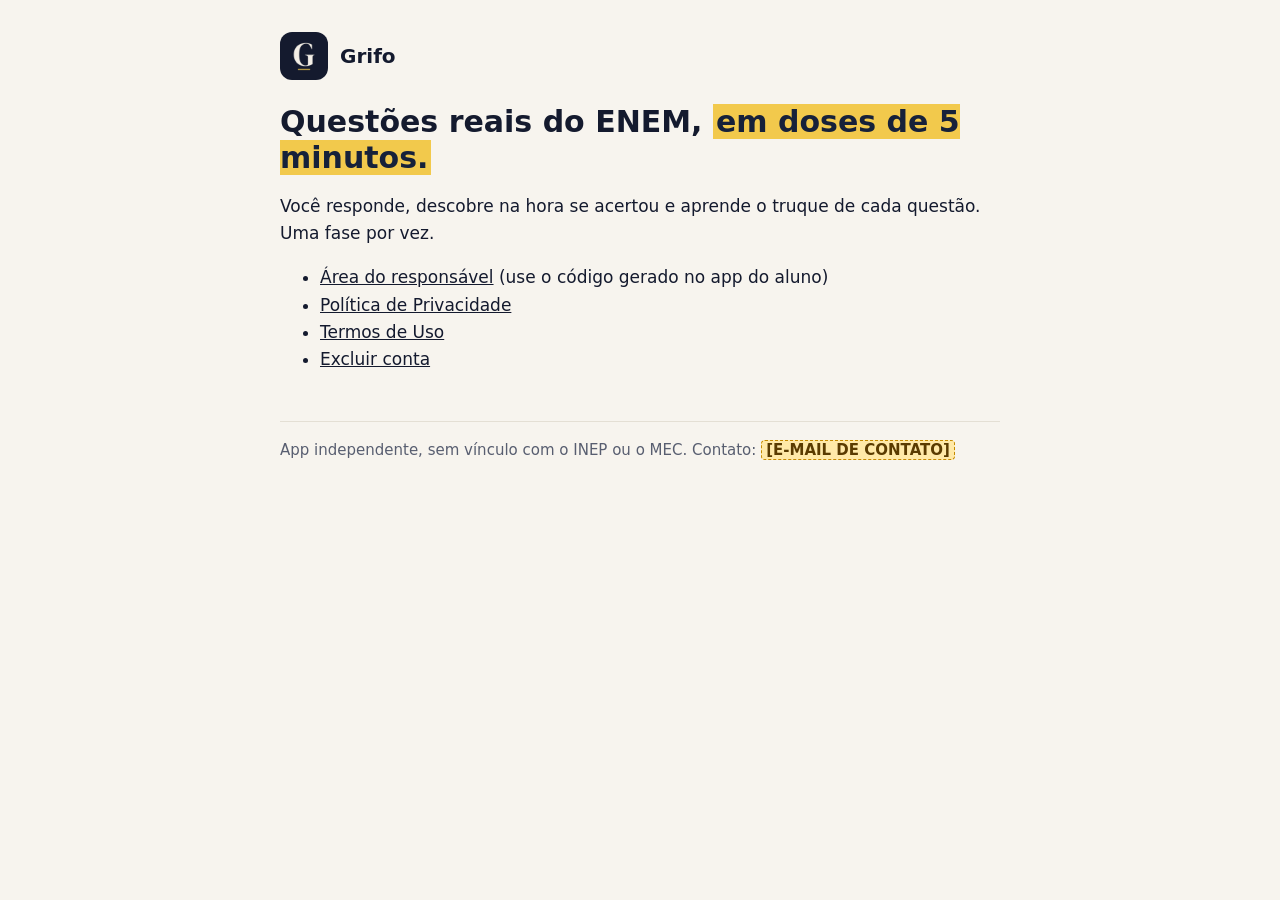
<file: index.html>
<!doctype html>
<html lang="pt-BR">
<head>
<meta charset="utf-8"><meta name="viewport" content="width=device-width,initial-scale=1">
<title>Grifo</title>
<meta name="description" content="Questões reais do ENEM, em doses de 5 minutos.">
<link rel="stylesheet" href="legal.css">
</head>
<body><main>
<header><img src="icone.png" alt=""><b>Grifo</b></header>
<h1>Questões reais do ENEM, <mark>em doses de 5 minutos.</mark></h1>
<p>Você responde, descobre na hora se acertou e aprende o truque de cada questão. Uma fase por vez.</p>
<ul>
<li><a href="responsavel.html">Área do responsável</a> (use o código gerado no app do aluno)</li>
<li><a href="privacidade.html">Política de Privacidade</a></li>
<li><a href="termos.html">Termos de Uso</a></li>
<li><a href="excluir-conta.html">Excluir conta</a></li>
</ul>
<footer class="muted">App independente, sem vínculo com o INEP ou o MEC. Contato: <span class="pendente">[E-MAIL DE CONTATO]</span></footer>
</main></body>
</html>
</file>
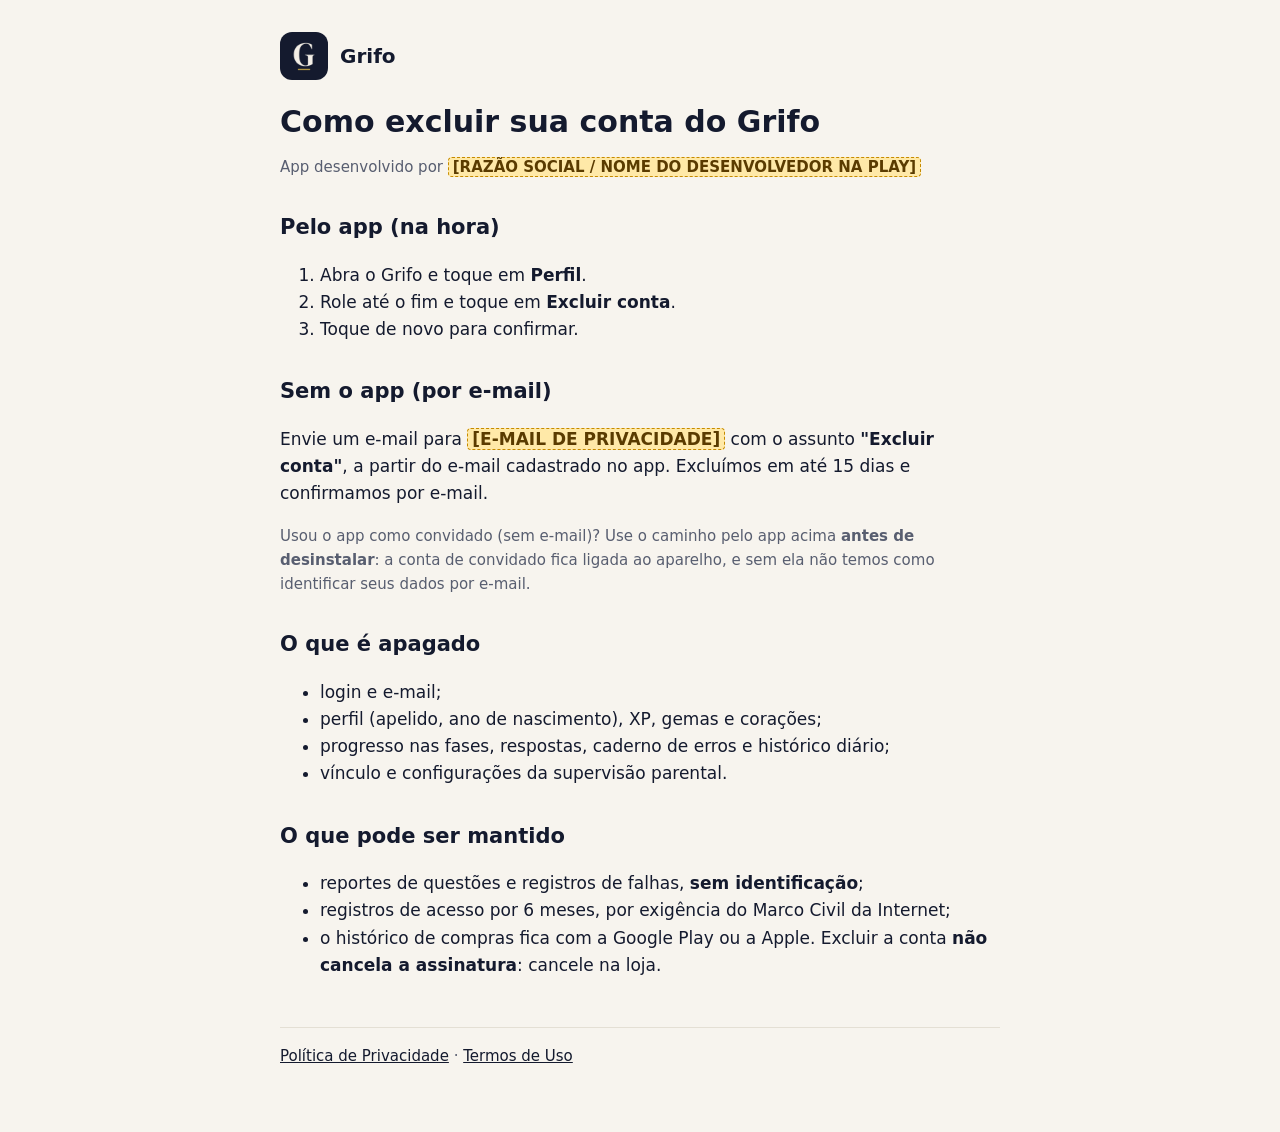
<file: excluir-conta.html>
<!doctype html>
<html lang="pt-BR">
<head>
<meta charset="utf-8"><meta name="viewport" content="width=device-width,initial-scale=1">
<title>Excluir conta · Grifo</title>
<link rel="stylesheet" href="legal.css">
</head>
<body><main>
<!-- Página exigida pela Google Play ("URL de exclusão de conta"). Troque os trechos class="pendente". -->
<header><img src="icone.png" alt=""><b>Grifo</b></header>
<h1>Como excluir sua conta do Grifo</h1>
<p class="muted">App desenvolvido por <span class="pendente">[RAZÃO SOCIAL / NOME DO DESENVOLVEDOR NA PLAY]</span></p>

<h2>Pelo app (na hora)</h2>
<ol>
<li>Abra o Grifo e toque em <b>Perfil</b>.</li>
<li>Role até o fim e toque em <b>Excluir conta</b>.</li>
<li>Toque de novo para confirmar.</li>
</ol>

<h2>Sem o app (por e-mail)</h2>
<p>Envie um e-mail para <b><span class="pendente">[E-MAIL DE PRIVACIDADE]</span></b> com o assunto <b>"Excluir conta"</b>, a partir do e-mail cadastrado no app. Excluímos em até 15 dias e confirmamos por e-mail.</p>
<p class="muted">Usou o app como convidado (sem e-mail)? Use o caminho pelo app acima <b>antes de desinstalar</b>: a conta de convidado fica ligada ao aparelho, e sem ela não temos como identificar seus dados por e-mail.</p>

<h2>O que é apagado</h2>
<ul>
<li>login e e-mail;</li>
<li>perfil (apelido, ano de nascimento), XP, gemas e corações;</li>
<li>progresso nas fases, respostas, caderno de erros e histórico diário;</li>
<li>vínculo e configurações da supervisão parental.</li>
</ul>

<h2>O que pode ser mantido</h2>
<ul>
<li>reportes de questões e registros de falhas, <b>sem identificação</b>;</li>
<li>registros de acesso por 6 meses, por exigência do Marco Civil da Internet;</li>
<li>o histórico de compras fica com a Google Play ou a Apple. Excluir a conta <b>não cancela a assinatura</b>: cancele na loja.</li>
</ul>

<footer class="muted"><a href="privacidade.html">Política de Privacidade</a> · <a href="termos.html">Termos de Uso</a></footer>
</main></body>
</html>
</file>
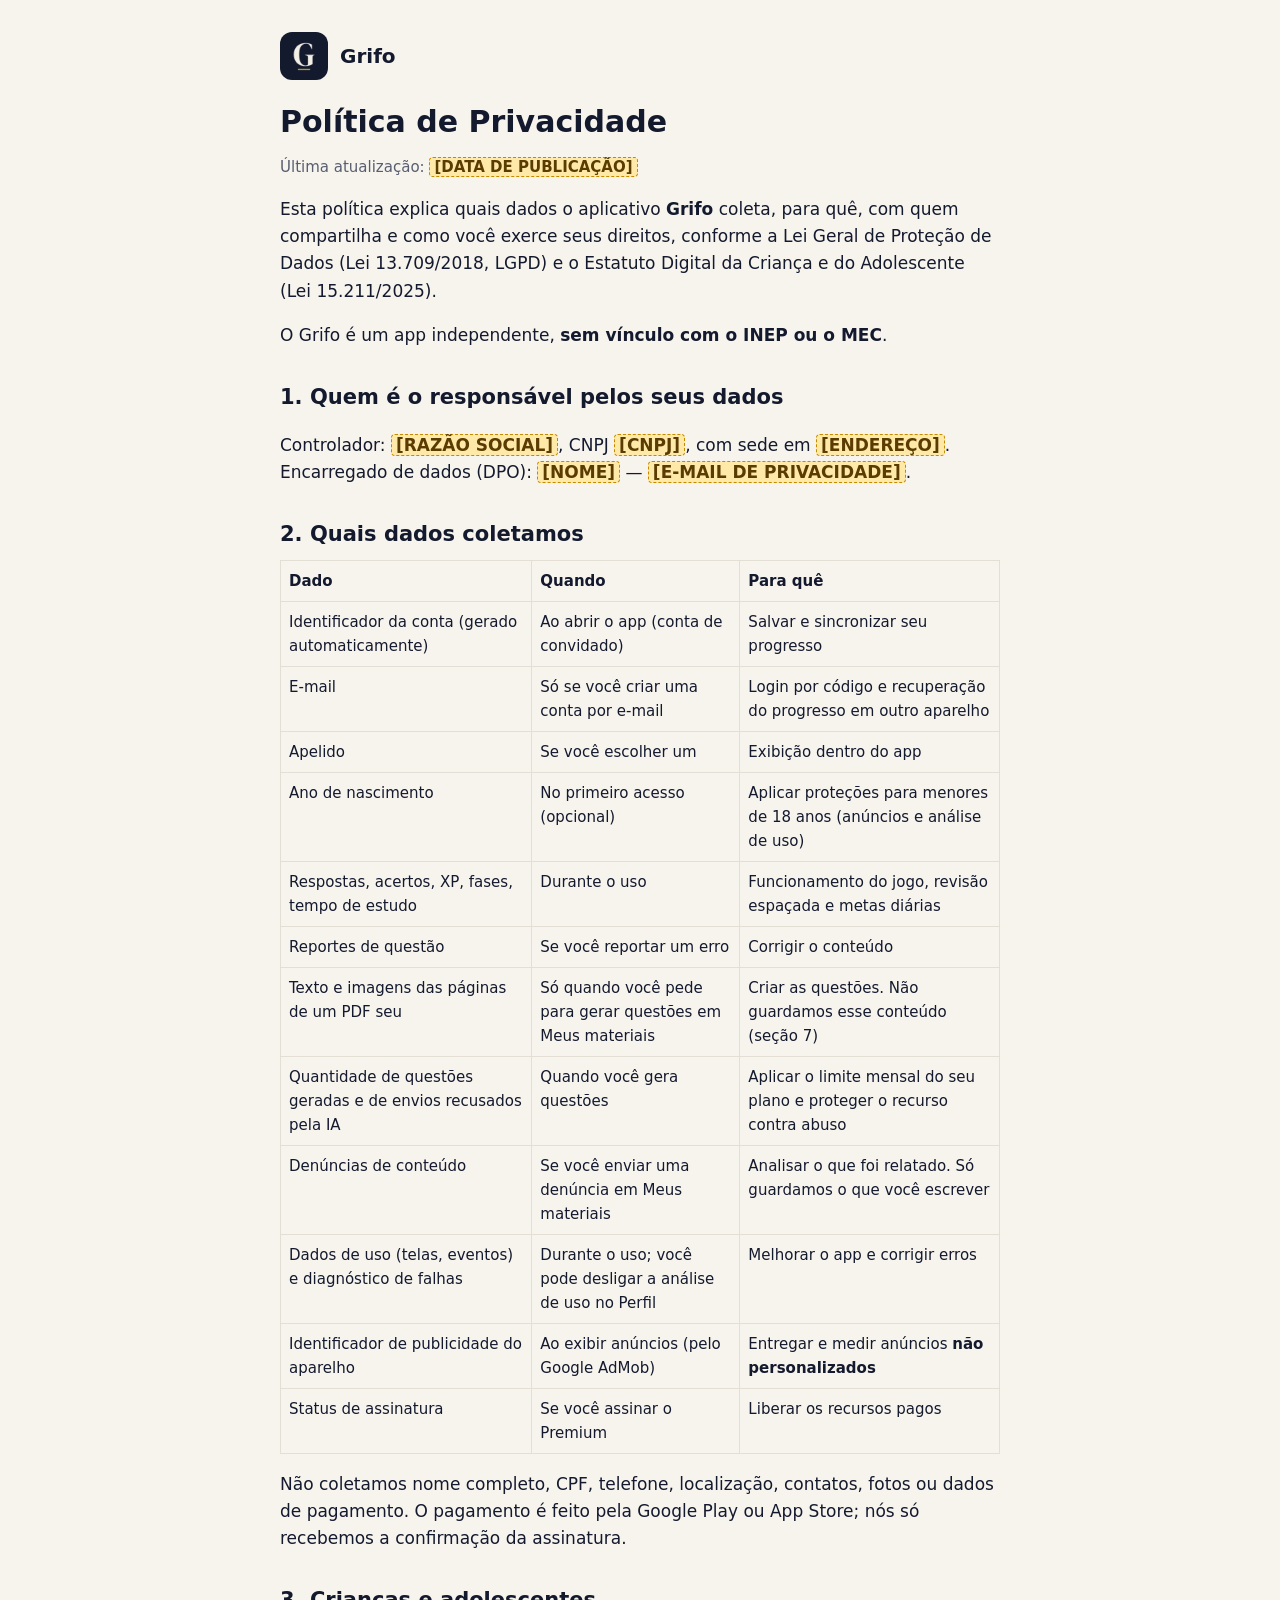
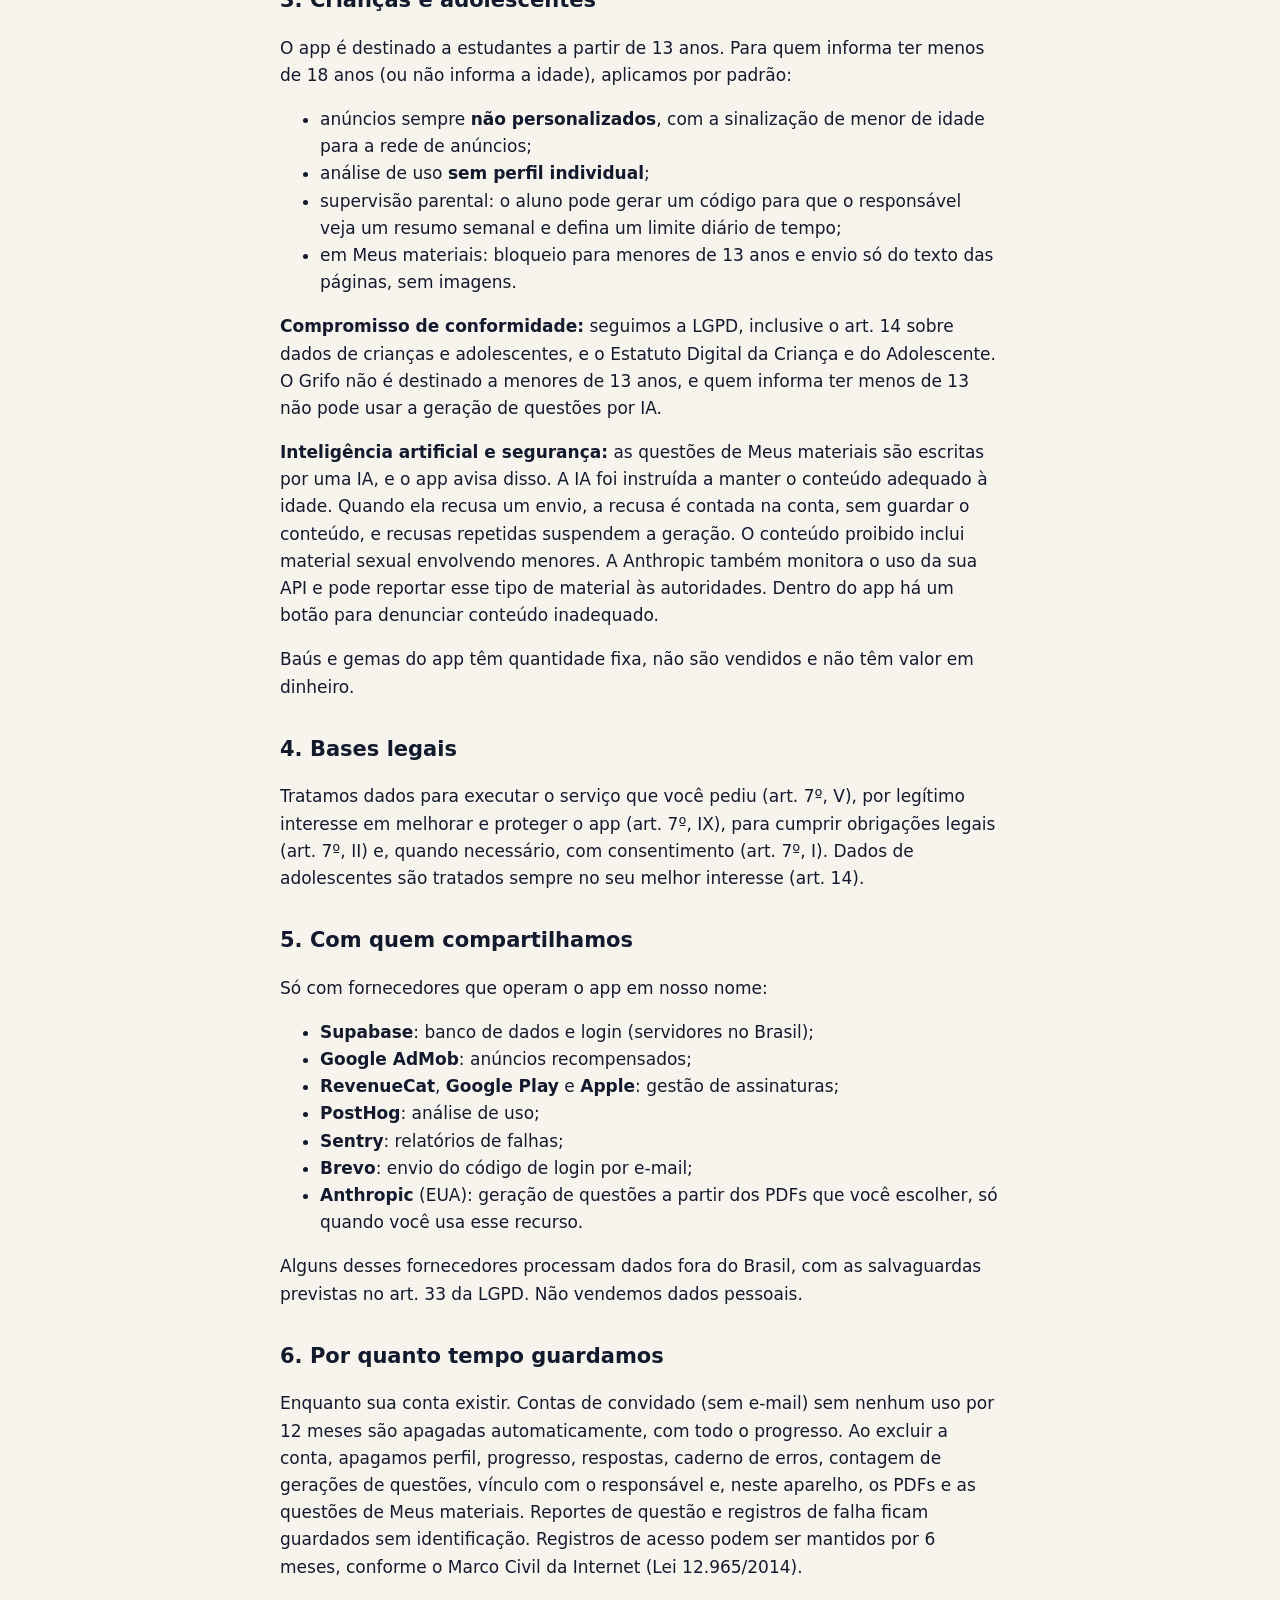
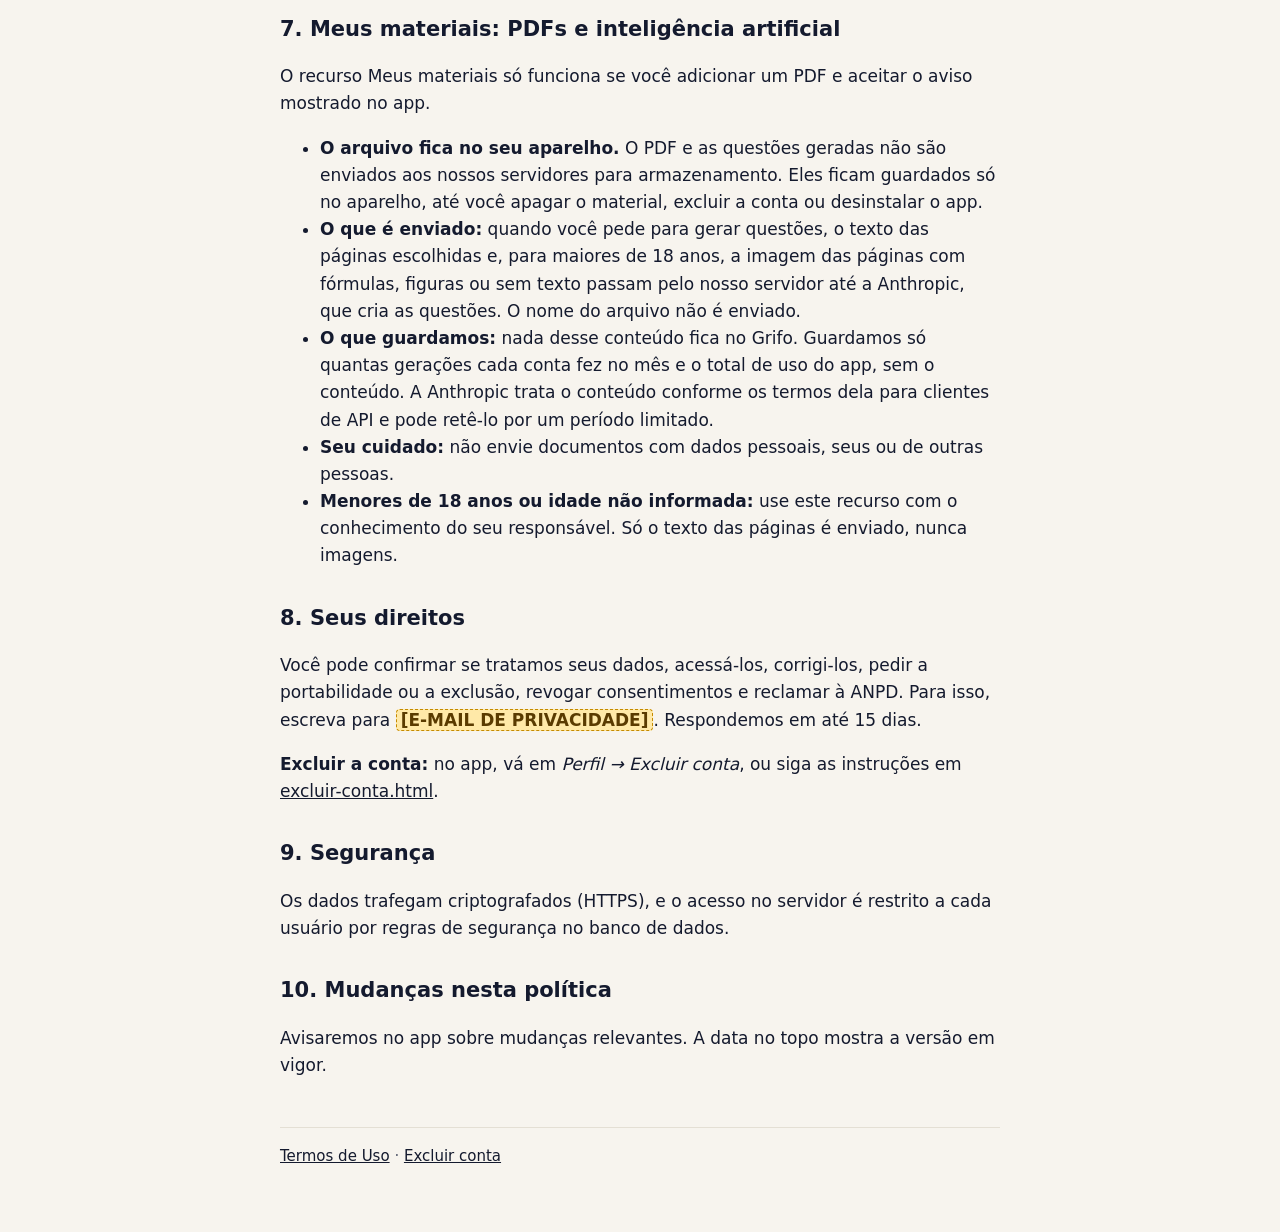
<file: privacidade.html>
<!doctype html>
<html lang="pt-BR">
<head>
<meta charset="utf-8"><meta name="viewport" content="width=device-width,initial-scale=1">
<title>Política de Privacidade · Grifo</title>
<link rel="stylesheet" href="legal.css">
</head>
<body><main>
<!-- RASCUNHO: troque todos os trechos marcados com class="pendente" e peça revisão jurídica antes de publicar. -->
<header><img src="icone.png" alt=""><b>Grifo</b></header>
<h1>Política de Privacidade</h1>
<p class="muted">Última atualização: <span class="pendente">[DATA DE PUBLICAÇÃO]</span></p>

<p>Esta política explica quais dados o aplicativo <b>Grifo</b> coleta, para quê, com quem compartilha e como você exerce seus direitos, conforme a Lei Geral de Proteção de Dados (Lei 13.709/2018, LGPD) e o Estatuto Digital da Criança e do Adolescente (Lei 15.211/2025).</p>
<p>O Grifo é um app independente, <b>sem vínculo com o INEP ou o MEC</b>.</p>

<h2>1. Quem é o responsável pelos seus dados</h2>
<p>Controlador: <span class="pendente">[RAZÃO SOCIAL]</span>, CNPJ <span class="pendente">[CNPJ]</span>, com sede em <span class="pendente">[ENDEREÇO]</span>.<br>
Encarregado de dados (DPO): <span class="pendente">[NOME]</span> — <span class="pendente">[E-MAIL DE PRIVACIDADE]</span>.</p>

<h2>2. Quais dados coletamos</h2>
<div class="tabela"><table>
<tr><th>Dado</th><th>Quando</th><th>Para quê</th></tr>
<tr><td>Identificador da conta (gerado automaticamente)</td><td>Ao abrir o app (conta de convidado)</td><td>Salvar e sincronizar seu progresso</td></tr>
<tr><td>E-mail</td><td>Só se você criar uma conta por e-mail</td><td>Login por código e recuperação do progresso em outro aparelho</td></tr>
<tr><td>Apelido</td><td>Se você escolher um</td><td>Exibição dentro do app</td></tr>
<tr><td>Ano de nascimento</td><td>No primeiro acesso (opcional)</td><td>Aplicar proteções para menores de 18 anos (anúncios e análise de uso)</td></tr>
<tr><td>Respostas, acertos, XP, fases, tempo de estudo</td><td>Durante o uso</td><td>Funcionamento do jogo, revisão espaçada e metas diárias</td></tr>
<tr><td>Reportes de questão</td><td>Se você reportar um erro</td><td>Corrigir o conteúdo</td></tr>
<tr><td>Texto e imagens das páginas de um PDF seu</td><td>Só quando você pede para gerar questões em Meus materiais</td><td>Criar as questões. Não guardamos esse conteúdo (seção 7)</td></tr>
<tr><td>Quantidade de questões geradas e de envios recusados pela IA</td><td>Quando você gera questões</td><td>Aplicar o limite mensal do seu plano e proteger o recurso contra abuso</td></tr>
<tr><td>Denúncias de conteúdo</td><td>Se você enviar uma denúncia em Meus materiais</td><td>Analisar o que foi relatado. Só guardamos o que você escrever</td></tr>
<tr><td>Dados de uso (telas, eventos) e diagnóstico de falhas</td><td>Durante o uso; você pode desligar a análise de uso no Perfil</td><td>Melhorar o app e corrigir erros</td></tr>
<tr><td>Identificador de publicidade do aparelho</td><td>Ao exibir anúncios (pelo Google AdMob)</td><td>Entregar e medir anúncios <b>não personalizados</b></td></tr>
<tr><td>Status de assinatura</td><td>Se você assinar o Premium</td><td>Liberar os recursos pagos</td></tr>
</table></div>
<p>Não coletamos nome completo, CPF, telefone, localização, contatos, fotos ou dados de pagamento. O pagamento é feito pela Google Play ou App Store; nós só recebemos a confirmação da assinatura.</p>

<h2>3. Crianças e adolescentes</h2>
<p>O app é destinado a estudantes a partir de 13 anos. Para quem informa ter menos de 18 anos (ou não informa a idade), aplicamos por padrão:</p>
<ul>
<li>anúncios sempre <b>não personalizados</b>, com a sinalização de menor de idade para a rede de anúncios;</li>
<li>análise de uso <b>sem perfil individual</b>;</li>
<li>supervisão parental: o aluno pode gerar um código para que o responsável veja um resumo semanal e defina um limite diário de tempo;</li>
<li>em Meus materiais: bloqueio para menores de 13 anos e envio só do texto das páginas, sem imagens.</li>
</ul>
<p><b>Compromisso de conformidade:</b> seguimos a LGPD, inclusive o art. 14 sobre dados de crianças e adolescentes, e o Estatuto Digital da Criança e do Adolescente. O Grifo não é destinado a menores de 13 anos, e quem informa ter menos de 13 não pode usar a geração de questões por IA.</p>
<p><b>Inteligência artificial e segurança:</b> as questões de Meus materiais são escritas por uma IA, e o app avisa disso. A IA foi instruída a manter o conteúdo adequado à idade. Quando ela recusa um envio, a recusa é contada na conta, sem guardar o conteúdo, e recusas repetidas suspendem a geração. O conteúdo proibido inclui material sexual envolvendo menores. A Anthropic também monitora o uso da sua API e pode reportar esse tipo de material às autoridades. Dentro do app há um botão para denunciar conteúdo inadequado.</p>
<p>Baús e gemas do app têm quantidade fixa, não são vendidos e não têm valor em dinheiro.</p>

<h2>4. Bases legais</h2>
<p>Tratamos dados para executar o serviço que você pediu (art. 7º, V), por legítimo interesse em melhorar e proteger o app (art. 7º, IX), para cumprir obrigações legais (art. 7º, II) e, quando necessário, com consentimento (art. 7º, I). Dados de adolescentes são tratados sempre no seu melhor interesse (art. 14).</p>

<h2>5. Com quem compartilhamos</h2>
<p>Só com fornecedores que operam o app em nosso nome:</p>
<ul>
<li><b>Supabase</b>: banco de dados e login (servidores no Brasil);</li>
<li><b>Google AdMob</b>: anúncios recompensados;</li>
<li><b>RevenueCat</b>, <b>Google Play</b> e <b>Apple</b>: gestão de assinaturas;</li>
<li><b>PostHog</b>: análise de uso;</li>
<li><b>Sentry</b>: relatórios de falhas;</li>
<li><b>Brevo</b>: envio do código de login por e-mail;</li>
<li><b>Anthropic</b> (EUA): geração de questões a partir dos PDFs que você escolher, só quando você usa esse recurso.</li>
</ul>
<p>Alguns desses fornecedores processam dados fora do Brasil, com as salvaguardas previstas no art. 33 da LGPD. Não vendemos dados pessoais.</p>

<h2>6. Por quanto tempo guardamos</h2>
<p>Enquanto sua conta existir. Contas de convidado (sem e-mail) sem nenhum uso por 12 meses são apagadas automaticamente, com todo o progresso. Ao excluir a conta, apagamos perfil, progresso, respostas, caderno de erros, contagem de gerações de questões, vínculo com o responsável e, neste aparelho, os PDFs e as questões de Meus materiais. Reportes de questão e registros de falha ficam guardados sem identificação. Registros de acesso podem ser mantidos por 6 meses, conforme o Marco Civil da Internet (Lei 12.965/2014).</p>

<h2>7. Meus materiais: PDFs e inteligência artificial</h2>
<p>O recurso Meus materiais só funciona se você adicionar um PDF e aceitar o aviso mostrado no app.</p>
<ul>
<li><b>O arquivo fica no seu aparelho.</b> O PDF e as questões geradas não são enviados aos nossos servidores para armazenamento. Eles ficam guardados só no aparelho, até você apagar o material, excluir a conta ou desinstalar o app.</li>
<li><b>O que é enviado:</b> quando você pede para gerar questões, o texto das páginas escolhidas e, para maiores de 18 anos, a imagem das páginas com fórmulas, figuras ou sem texto passam pelo nosso servidor até a Anthropic, que cria as questões. O nome do arquivo não é enviado.</li>
<li><b>O que guardamos:</b> nada desse conteúdo fica no Grifo. Guardamos só quantas gerações cada conta fez no mês e o total de uso do app, sem o conteúdo. A Anthropic trata o conteúdo conforme os termos dela para clientes de API e pode retê-lo por um período limitado.</li>
<li><b>Seu cuidado:</b> não envie documentos com dados pessoais, seus ou de outras pessoas.</li>
<li><b>Menores de 18 anos ou idade não informada:</b> use este recurso com o conhecimento do seu responsável. Só o texto das páginas é enviado, nunca imagens.</li>
</ul>

<h2>8. Seus direitos</h2>
<p>Você pode confirmar se tratamos seus dados, acessá-los, corrigi-los, pedir a portabilidade ou a exclusão, revogar consentimentos e reclamar à ANPD. Para isso, escreva para <span class="pendente">[E-MAIL DE PRIVACIDADE]</span>. Respondemos em até 15 dias.</p>
<p><b>Excluir a conta:</b> no app, vá em <i>Perfil → Excluir conta</i>, ou siga as instruções em <a href="excluir-conta.html">excluir-conta.html</a>.</p>

<h2>9. Segurança</h2>
<p>Os dados trafegam criptografados (HTTPS), e o acesso no servidor é restrito a cada usuário por regras de segurança no banco de dados.</p>

<h2>10. Mudanças nesta política</h2>
<p>Avisaremos no app sobre mudanças relevantes. A data no topo mostra a versão em vigor.</p>

<footer class="muted"><a href="termos.html">Termos de Uso</a> · <a href="excluir-conta.html">Excluir conta</a></footer>
</main></body>
</html>
</file>
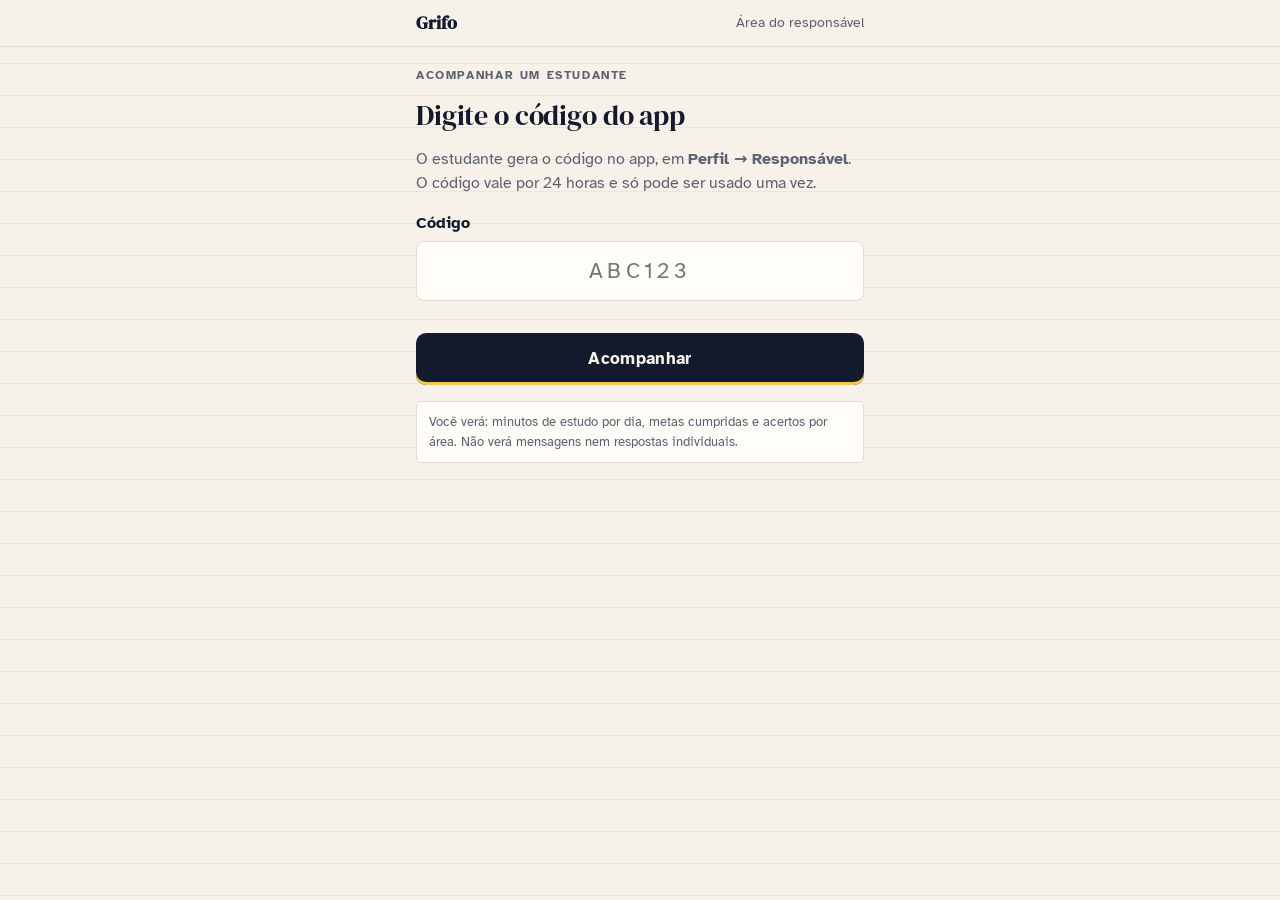
<file: responsavel.html>
<!doctype html>
<html lang="pt-BR">
<head>
<meta charset="utf-8">
<meta name="viewport" content="width=device-width, initial-scale=1, viewport-fit=cover">
<meta name="color-scheme" content="light dark">
<title>Grifo · Responsável</title>
<link rel="stylesheet" href="css/app.css">
<style>
:root{padding-top:env(safe-area-inset-top,0px);padding-bottom:env(safe-area-inset-bottom,0px)} body{margin:0} [hidden]{display:none!important}
.semana{display:grid;grid-template-columns:repeat(7,1fr);gap:6px;align-items:end;height:140px}
.semana .col{display:flex;flex-direction:column;align-items:center;gap:4px;height:100%;justify-content:flex-end}
.semana .b{width:100%;border-radius:8px 8px 3px 3px;background:var(--pen-soft);min-height:4px}
.semana .b.meta{background:var(--flame)}
.semana small{font-size:.72rem;color:var(--ink-2);font-variant-numeric:tabular-nums}
.semana .lim{position:relative}
.arearow{display:grid;grid-template-columns:110px 1fr 54px;gap:10px;align-items:center;padding:6px 0}
.arearow .trk{height:10px;background:var(--line);border-radius:99px;overflow:hidden}.arearow .trk i{display:block;height:100%;background:var(--pen)}
</style>
</head>
<body>
<header class="hud"><div class="wrap"><b style="font-family:var(--display);font-size:1.15rem">Grifo</b><div class="spacer"></div><span class="muted small">Área do responsável</span></div></header>
<main class="wrap" id="r"></main>
<div class="toast" id="toast" role="status"></div>
<script src="js/config.js"></script>
<script src="js/responsavel.js"></script>
</body>
</html>
</file>
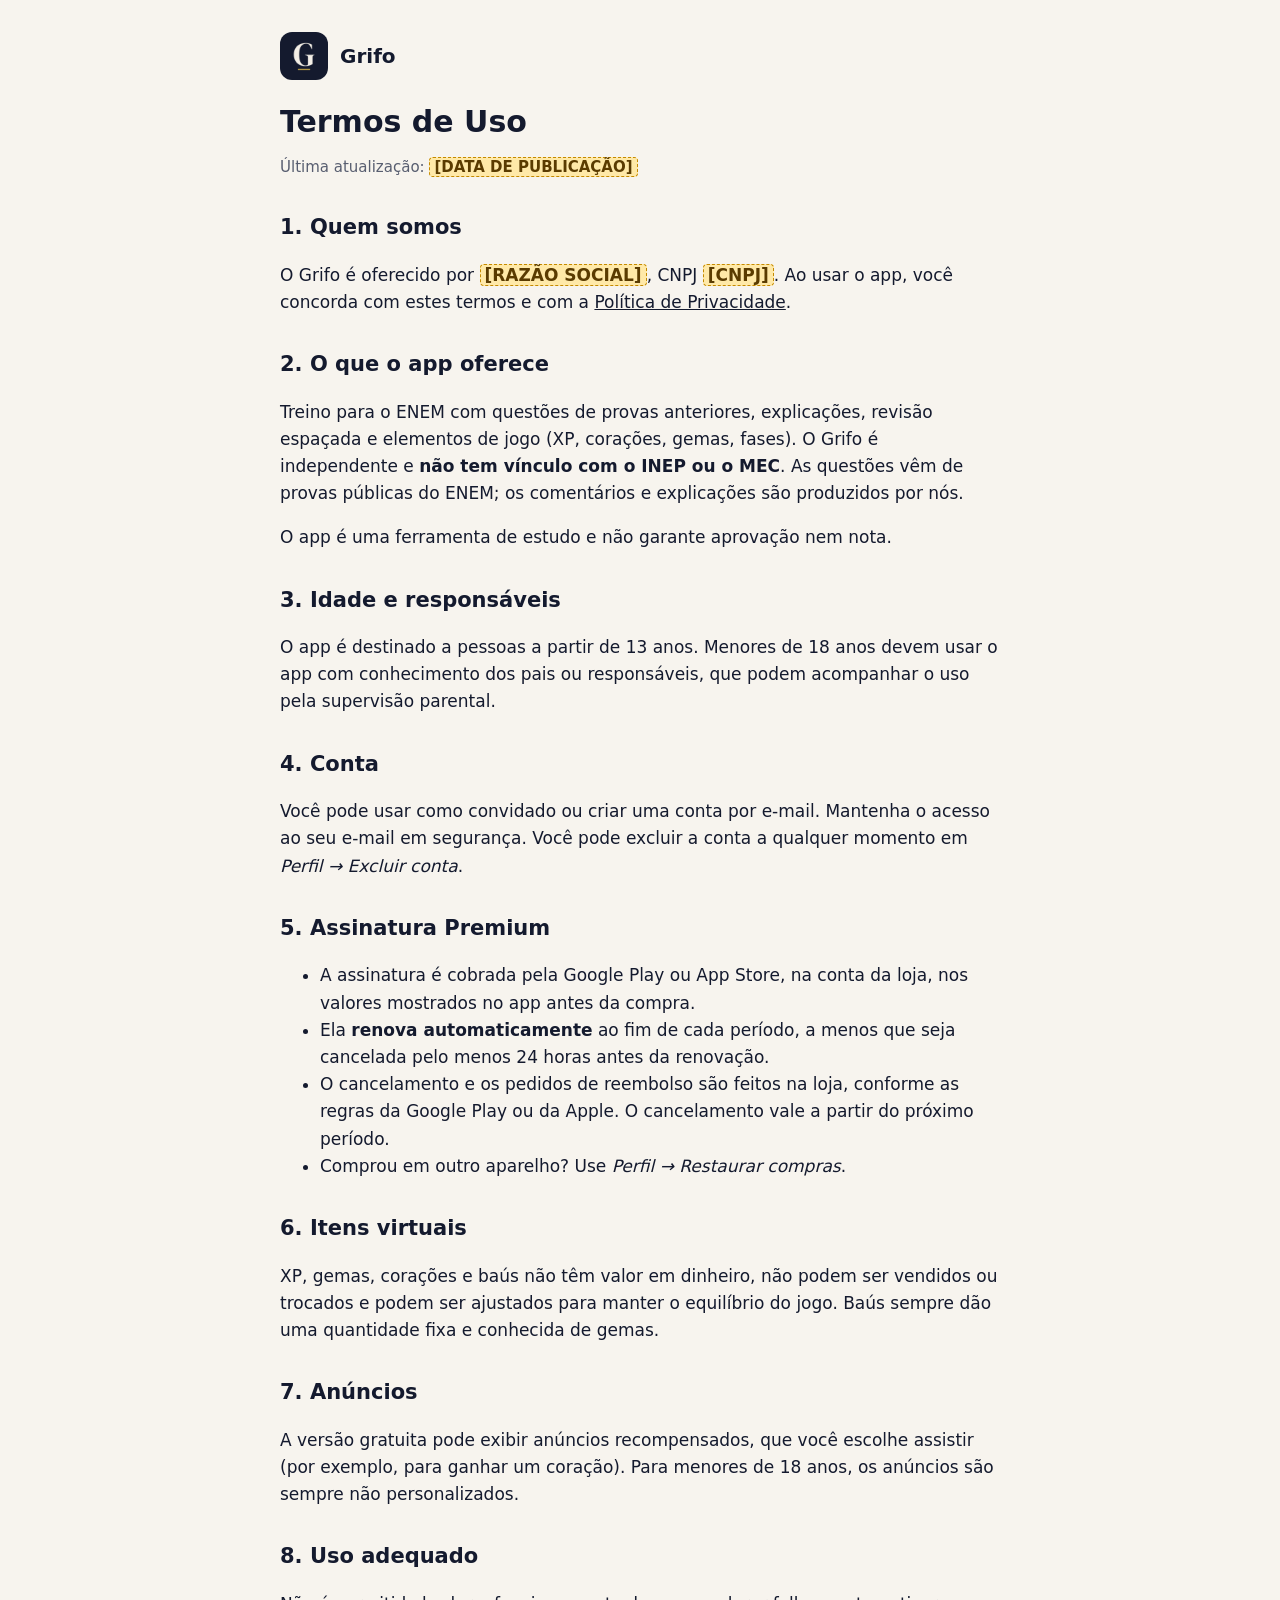
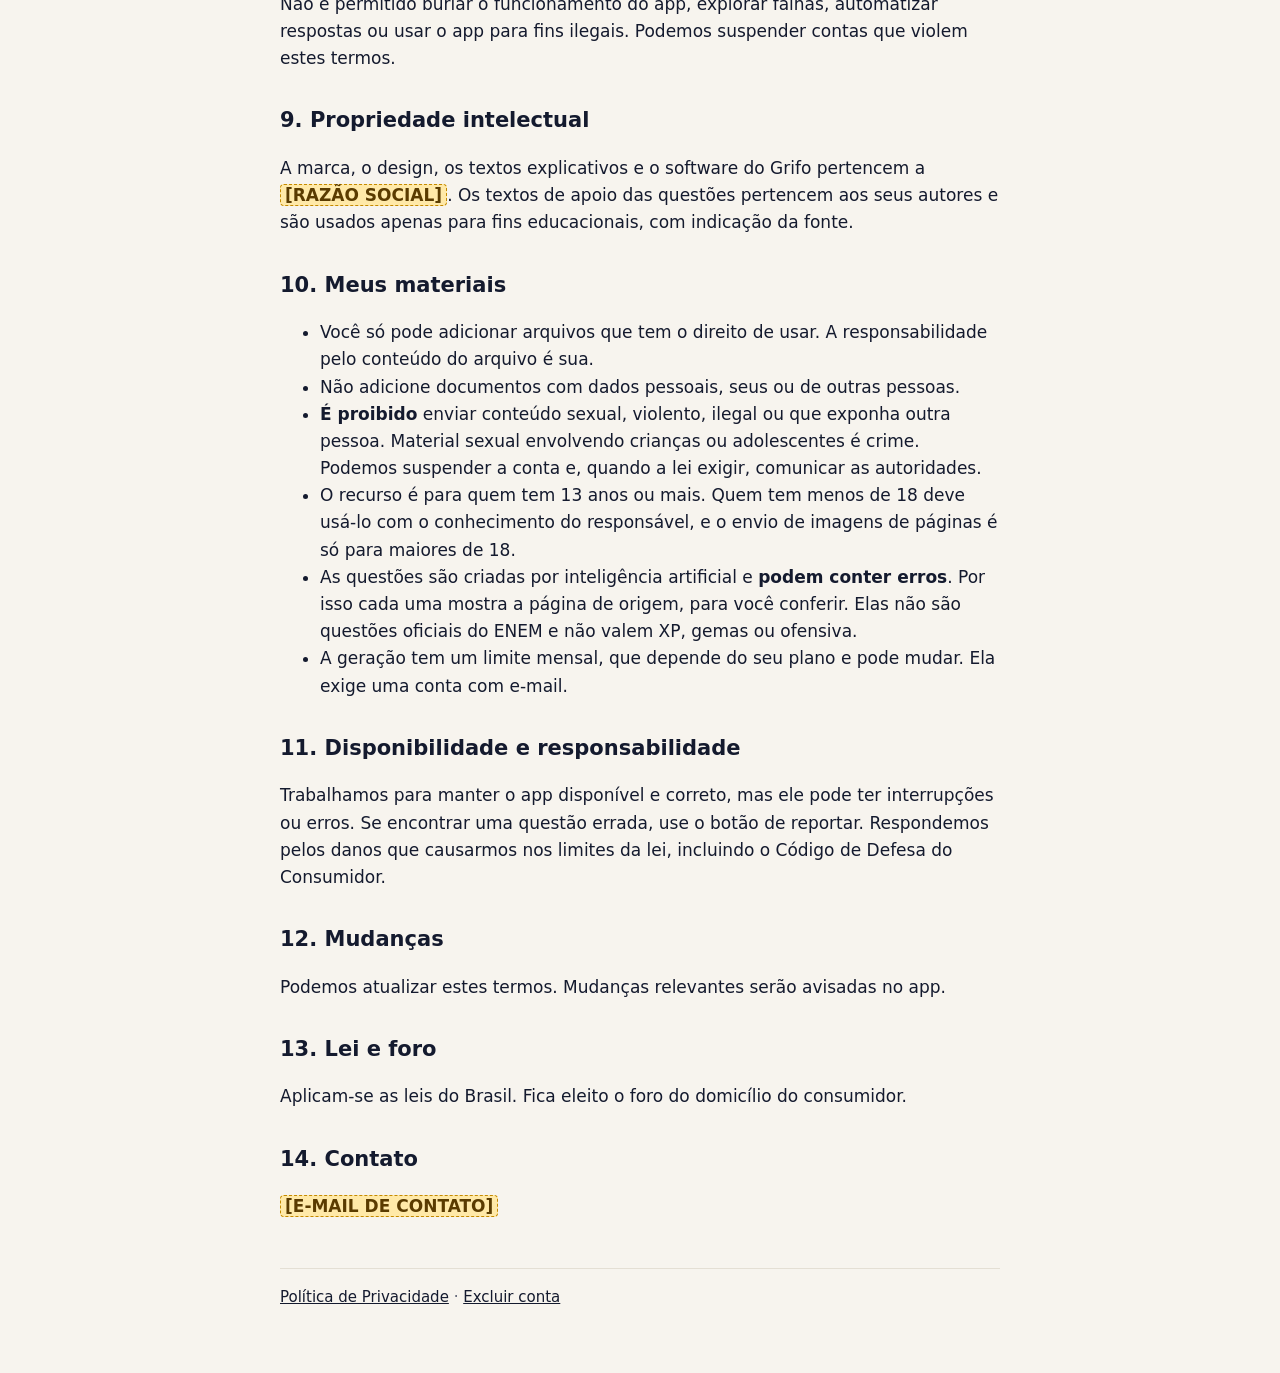
<file: termos.html>
<!doctype html>
<html lang="pt-BR">
<head>
<meta charset="utf-8"><meta name="viewport" content="width=device-width,initial-scale=1">
<title>Termos de Uso · Grifo</title>
<link rel="stylesheet" href="legal.css">
</head>
<body><main>
<!-- RASCUNHO: troque todos os trechos marcados com class="pendente" e peça revisão jurídica antes de publicar. -->
<header><img src="icone.png" alt=""><b>Grifo</b></header>
<h1>Termos de Uso</h1>
<p class="muted">Última atualização: <span class="pendente">[DATA DE PUBLICAÇÃO]</span></p>

<h2>1. Quem somos</h2>
<p>O Grifo é oferecido por <span class="pendente">[RAZÃO SOCIAL]</span>, CNPJ <span class="pendente">[CNPJ]</span>. Ao usar o app, você concorda com estes termos e com a <a href="privacidade.html">Política de Privacidade</a>.</p>

<h2>2. O que o app oferece</h2>
<p>Treino para o ENEM com questões de provas anteriores, explicações, revisão espaçada e elementos de jogo (XP, corações, gemas, fases). O Grifo é independente e <b>não tem vínculo com o INEP ou o MEC</b>. As questões vêm de provas públicas do ENEM; os comentários e explicações são produzidos por nós.</p>
<p>O app é uma ferramenta de estudo e não garante aprovação nem nota.</p>

<h2>3. Idade e responsáveis</h2>
<p>O app é destinado a pessoas a partir de 13 anos. Menores de 18 anos devem usar o app com conhecimento dos pais ou responsáveis, que podem acompanhar o uso pela supervisão parental.</p>

<h2>4. Conta</h2>
<p>Você pode usar como convidado ou criar uma conta por e-mail. Mantenha o acesso ao seu e-mail em segurança. Você pode excluir a conta a qualquer momento em <i>Perfil → Excluir conta</i>.</p>

<h2>5. Assinatura Premium</h2>
<ul>
<li>A assinatura é cobrada pela Google Play ou App Store, na conta da loja, nos valores mostrados no app antes da compra.</li>
<li>Ela <b>renova automaticamente</b> ao fim de cada período, a menos que seja cancelada pelo menos 24 horas antes da renovação.</li>
<li>O cancelamento e os pedidos de reembolso são feitos na loja, conforme as regras da Google Play ou da Apple. O cancelamento vale a partir do próximo período.</li>
<li>Comprou em outro aparelho? Use <i>Perfil → Restaurar compras</i>.</li>
</ul>

<h2>6. Itens virtuais</h2>
<p>XP, gemas, corações e baús não têm valor em dinheiro, não podem ser vendidos ou trocados e podem ser ajustados para manter o equilíbrio do jogo. Baús sempre dão uma quantidade fixa e conhecida de gemas.</p>

<h2>7. Anúncios</h2>
<p>A versão gratuita pode exibir anúncios recompensados, que você escolhe assistir (por exemplo, para ganhar um coração). Para menores de 18 anos, os anúncios são sempre não personalizados.</p>

<h2>8. Uso adequado</h2>
<p>Não é permitido burlar o funcionamento do app, explorar falhas, automatizar respostas ou usar o app para fins ilegais. Podemos suspender contas que violem estes termos.</p>

<h2>9. Propriedade intelectual</h2>
<p>A marca, o design, os textos explicativos e o software do Grifo pertencem a <span class="pendente">[RAZÃO SOCIAL]</span>. Os textos de apoio das questões pertencem aos seus autores e são usados apenas para fins educacionais, com indicação da fonte.</p>

<h2>10. Meus materiais</h2>
<ul>
<li>Você só pode adicionar arquivos que tem o direito de usar. A responsabilidade pelo conteúdo do arquivo é sua.</li>
<li>Não adicione documentos com dados pessoais, seus ou de outras pessoas.</li>
<li><b>É proibido</b> enviar conteúdo sexual, violento, ilegal ou que exponha outra pessoa. Material sexual envolvendo crianças ou adolescentes é crime. Podemos suspender a conta e, quando a lei exigir, comunicar as autoridades.</li>
<li>O recurso é para quem tem 13 anos ou mais. Quem tem menos de 18 deve usá-lo com o conhecimento do responsável, e o envio de imagens de páginas é só para maiores de 18.</li>
<li>As questões são criadas por inteligência artificial e <b>podem conter erros</b>. Por isso cada uma mostra a página de origem, para você conferir. Elas não são questões oficiais do ENEM e não valem XP, gemas ou ofensiva.</li>
<li>A geração tem um limite mensal, que depende do seu plano e pode mudar. Ela exige uma conta com e-mail.</li>
</ul>

<h2>11. Disponibilidade e responsabilidade</h2>
<p>Trabalhamos para manter o app disponível e correto, mas ele pode ter interrupções ou erros. Se encontrar uma questão errada, use o botão de reportar. Respondemos pelos danos que causarmos nos limites da lei, incluindo o Código de Defesa do Consumidor.</p>

<h2>12. Mudanças</h2>
<p>Podemos atualizar estes termos. Mudanças relevantes serão avisadas no app.</p>

<h2>13. Lei e foro</h2>
<p>Aplicam-se as leis do Brasil. Fica eleito o foro do domicílio do consumidor.</p>

<h2>14. Contato</h2>
<p><span class="pendente">[E-MAIL DE CONTATO]</span></p>

<footer class="muted"><a href="privacidade.html">Política de Privacidade</a> · <a href="excluir-conta.html">Excluir conta</a></footer>
</main></body>
</html>
</file>
<file: legal.css>
:root{--ink:#141A2E;--ink-2:#585E70;--pen:#141A2E;--paper:#F7F4EE;--line:#E4DFD4;--marca:#F2C94C;color-scheme:light}
@media (prefers-color-scheme:dark){:root{--ink:#F4EFE6;--ink-2:#ABAFBD;--pen:#F2C94C;--paper:#0E1322;--line:#2A3147;--marca:#E2B93B;color-scheme:dark}}
*{box-sizing:border-box}
body{margin:0;background:var(--paper);color:var(--ink);font:17px/1.6 system-ui,-apple-system,"Segoe UI",Roboto,sans-serif}
main{max-width:760px;margin:0 auto;padding:32px 20px 64px}
header{display:flex;align-items:center;gap:12px;margin-bottom:24px}
header img{width:48px;height:48px;border-radius:12px}
header b{font-size:20px}
h1{font-size:30px;line-height:1.2;margin:8px 0 4px}
h2{font-size:21px;margin:32px 0 8px}
p,li{color:var(--ink)}
.muted{color:var(--ink-2);font-size:15px}
a{color:var(--pen)}
mark{background:var(--marca);color:#16213A;padding:0 3px}
.pendente{background:#FFE9A8;color:#5A3B00;border:1px dashed #C58A00;border-radius:4px;padding:0 4px;font-weight:600}
table{border-collapse:collapse;width:100%;font-size:15px}
th,td{border:1px solid var(--line);padding:8px;text-align:left;vertical-align:top}
.tabela{overflow-x:auto}
footer{margin-top:48px;border-top:1px solid var(--line);padding-top:16px}
</file>
<file: css/app.css>
/* Layout: app de uma coluna (máx. 480px). HUD fixo no topo; abas embaixo; barra de ação acima das abas; folhas que sobem.
   Identidade Grifo — "caderno editorial": papel creme com pautas sutis, títulos em serifa (a mesma da logo),
   tinta azul-noite e o fio dourado do monograma como assinatura (botões, aba ativa, margem do texto, alternativa marcada).
   Nada de botões 3D nem bolhas: cantos discretos, linhas finas, grifo de marca-texto como destaque. */
@font-face{font-family:"DM Serif Display";src:url("../fontes/DMSerifDisplay-Regular.ttf") format("truetype");font-weight:400;font-display:swap}
@font-face{font-family:"Atkinson Hyperlegible";src:url("../fontes/AtkinsonHyperlegible-Regular.ttf") format("truetype");font-weight:400;font-display:swap}
@font-face{font-family:"Atkinson Hyperlegible";src:url("../fontes/AtkinsonHyperlegible-Bold.ttf") format("truetype");font-weight:700;font-display:swap}
:root{
  --paper:#F6F2EA; --surface:#FFFDF8; --ink:#141A2E; --ink-2:#5C6172; --line:#E2DCCF; --rule:rgba(20,26,46,.055);
  --marca:#F2C94C; --marca-soft:#FBEFC6; --marca-ink:#141A2E; --pen:#141A2E; --pen-ink:#F6F2EA; --pen-soft:#EEEAE0;
  --good:#2E7D57; --good-bg:#E6F1EA; --warn:#B4472B; --warn-bg:#F8E8E1; --heart:#B4472B; --flame:#C98A16; --gem:#3F6E8C;
  --display:"DM Serif Display",Georgia,"Times New Roman",serif;
  --body:"Atkinson Hyperlegible",Verdana,system-ui,sans-serif;
  --fs:1; --navh:64px; --r:10px; --hl:44%;
}
@media (prefers-color-scheme: dark){:root:not([data-theme="light"]){
  --paper:#0E1322; --surface:#161D30; --ink:#F2ECE0; --ink-2:#A9ADBA; --line:#283049; --rule:rgba(242,236,224,.045);
  --marca:#E2B93B; --marca-soft:#3A3220; --marca-ink:#141A2E; --pen:#F2C94C; --pen-ink:#141A2E; --pen-soft:#24283A;
  --good:#5DBB8C; --good-bg:#14301F; --warn:#E07A5F; --warn-bg:#3A1F18; --heart:#E07A5F; --flame:#E2B93B; --gem:#8FB3CC; --hl:6%; color-scheme:dark}}
:root[data-theme="dark"]{
  --paper:#0E1322; --surface:#161D30; --ink:#F2ECE0; --ink-2:#A9ADBA; --line:#283049; --rule:rgba(242,236,224,.045);
  --marca:#E2B93B; --marca-soft:#3A3220; --marca-ink:#141A2E; --pen:#F2C94C; --pen-ink:#141A2E; --pen-soft:#24283A;
  --good:#5DBB8C; --good-bg:#14301F; --warn:#E07A5F; --warn-bg:#3A1F18; --heart:#E07A5F; --flame:#E2B93B; --gem:#8FB3CC; --hl:6%; color-scheme:dark}

html,body{height:100%}
body{background-color:var(--paper);background-image:repeating-linear-gradient(to bottom,transparent 0 31px,var(--rule) 31px 32px);color:var(--ink);font-family:var(--body);font-size:calc(16px * var(--fs));line-height:1.5;-webkit-tap-highlight-color:transparent}
body::before{content:"";position:fixed;inset:0 0 auto;height:env(safe-area-inset-top,0px);z-index:30;background:var(--paper)}
*{box-sizing:border-box}
button{font:inherit;color:inherit;cursor:pointer}
button:focus-visible,summary:focus-visible{outline:2px solid var(--ink);outline-offset:3px}
.wrap{max-width:480px;margin:0 auto;padding-left:max(16px,env(safe-area-inset-left,0px));padding-right:max(16px,env(safe-area-inset-right,0px))}
h1,h2,h3{font-family:var(--display);font-weight:400;line-height:1.12;text-wrap:balance;margin:0;letter-spacing:-.005em}
h2{font-size:1.75rem} h3{font-size:1.22rem}
p{margin:0}
.eyebrow{font-size:.72rem;letter-spacing:.14em;text-transform:uppercase;color:var(--ink-2);font-weight:700}
.muted{color:var(--ink-2)} .small{font-size:.85rem}
.chip{font-size:.74rem;font-weight:700;letter-spacing:.04em;border-radius:4px;padding:2px 8px;background:var(--pen-soft);color:var(--ink);white-space:nowrap}
.src{font-size:.8rem;color:var(--ink-2)}
.row{display:flex;gap:8px;align-items:center;flex-wrap:wrap}
.pop{animation:pop .45s ease}
@keyframes pop{40%{transform:scale(1.18)}}
/* o "fio" dourado do monograma, usado como sublinhado de destaque */
.fio{display:block;width:48px;height:3px;border-radius:2px;background:var(--marca)}

/* HUD */
.hud{position:sticky;top:env(safe-area-inset-top,0px);z-index:20;background:var(--paper);border-bottom:1px solid var(--line)}
.hud .wrap{display:flex;align-items:center;gap:14px;padding-block:9px}
.stat{display:flex;align-items:center;gap:5px;font-family:var(--display);font-size:1.18rem;font-variant-numeric:tabular-nums;position:relative;color:var(--ink)}
.stat svg{width:19px;height:19px;color:var(--ink-2)}
.stat small{position:absolute;top:100%;left:0;font-family:var(--body);font-size:.62rem;font-weight:700;color:var(--ink-2);white-space:nowrap;margin-top:-3px}
.hud .spacer{flex:1}
.iconbtn{border:1px solid var(--line);background:var(--surface);border-radius:8px;min-width:40px;height:38px;padding:0 10px;font-family:var(--display);font-size:1.05rem;display:inline-flex;align-items:center;justify-content:center;gap:6px}

/* Telas */
.screen{display:flex;flex-direction:column;gap:16px;padding-block:20px 40px}
body.has-nav .screen{padding-bottom:calc(var(--navh) + 40px)}
body.has-bar .screen{padding-bottom:150px}
body.has-nav.has-bar .screen{padding-bottom:calc(var(--navh) + 150px)}
.lead{color:var(--ink-2);font-size:1.05em}

/* Abas: a aba ativa ganha o fio dourado */
.tabs{position:fixed;left:0;right:0;bottom:0;z-index:22;background:var(--paper);border-top:1px solid var(--line);padding-bottom:env(safe-area-inset-bottom,0px)}
.tabs .wrap{display:grid;grid-template-columns:repeat(4,1fr);height:var(--navh)}
.tabs button{border:0;background:none;display:flex;flex-direction:column;align-items:center;justify-content:center;gap:2px;font-size:.72rem;font-weight:700;letter-spacing:.03em;color:var(--ink-2)}
.tabs button::after{content:"";width:22px;height:3px;border-radius:2px;margin-top:2px;background:transparent}
.tabs svg{width:22px;height:22px}
.tabs button[aria-current="page"]{color:var(--ink)}
.tabs button[aria-current="page"]::after{background:var(--marca)}

/* Barra de ação */
.bar{position:fixed;left:0;right:0;bottom:0;z-index:23;background:var(--paper);border-top:1px solid var(--line);padding-bottom:calc(12px + env(safe-area-inset-bottom,0px))}
body.has-nav .bar{bottom:calc(var(--navh) + env(safe-area-inset-bottom,0px));padding-bottom:12px}
.bar .wrap{padding-top:12px}
/* botão principal: tinta com o fio dourado embaixo, plano */
.cta{width:100%;min-height:52px;border:0;border-radius:var(--r);background:var(--pen);color:var(--pen-ink);font-family:var(--body);font-weight:700;font-size:1.06rem;letter-spacing:.02em;box-shadow:inset 0 -3px 0 var(--marca);transition:opacity .15s}
.cta:active{opacity:.88}
.cta[disabled]{background:var(--line);color:var(--ink-2);box-shadow:none;cursor:not-allowed}
.cta.good{background:var(--good);color:#fff;box-shadow:inset 0 -3px 0 color-mix(in srgb,var(--good) 55%,#000)}
.cta.warn{background:var(--warn);color:#fff;box-shadow:inset 0 -3px 0 color-mix(in srgb,var(--warn) 55%,#000)}
.cta.alt{background:transparent;color:var(--ink);border:1.5px solid var(--ink);box-shadow:none}
.ghost{width:100%;margin-top:6px;border:0;background:none;color:var(--ink-2);font-weight:700;padding:8px;text-decoration:underline;text-decoration-color:var(--line);text-underline-offset:4px}
.pill{border:1px solid var(--line);background:var(--surface);border-radius:8px;padding:8px 14px;font-weight:700;font-size:.9rem}
.pill[disabled]{opacity:.45;cursor:not-allowed}
.pill.warn{color:var(--warn);border-color:var(--warn)}

/* Onboarding */
.ob h1{font-size:2.45rem}
/* a marca: monograma "G" (como o ícone) + nome em serifa */
.brand{display:flex;align-items:center;gap:10px;font-family:var(--display);font-size:1.6rem;line-height:1}
.brand .mono{position:relative;width:42px;height:42px;border-radius:10px;background:#141A2E;border:1px solid var(--line);color:#F4EFE6;display:grid;place-items:center;font-size:1.75rem;padding-bottom:4px}
.brand .mono::after{content:"";position:absolute;left:14px;right:14px;bottom:6px;height:2.5px;border-radius:2px;background:#F2C94C}
mark{background:linear-gradient(transparent var(--hl),var(--marca) var(--hl) 92%,transparent 92%);color:var(--marca-ink);padding:0 .1em;-webkit-box-decoration-break:clone;box-decoration-break:clone}
.ob-points{display:grid;grid-template-columns:repeat(3,1fr);gap:0;border-block:1px solid var(--line)}
.ob-points div{padding:14px 8px;text-align:center}
.ob-points div + div{border-left:1px solid var(--line)}
.ob-points b{display:block;font-family:var(--display);font-weight:400;font-size:1.25rem}
.ob-points span{font-size:.8rem;color:var(--ink-2)}
.goal{display:grid;grid-template-columns:repeat(3,1fr);gap:8px}
.goal.big{grid-template-columns:1fr}
.goal button{border:1px solid var(--line);background:var(--surface);border-radius:var(--r);padding:12px 14px;text-align:left;display:flex;justify-content:space-between;align-items:center;gap:8px}
.goal button b{font-family:var(--display);font-weight:400;font-size:1.35rem}
.goal button span{font-size:.9rem;color:var(--ink-2)}
/* escolhido = borda de tinta + margem dourada (como o fio da logo) */
.goal button[aria-pressed="true"],.seg button[aria-pressed="true"],.plan[aria-pressed="true"],.anos button[aria-pressed="true"]{border-color:var(--ink);background:var(--marca-soft);box-shadow:inset 4px 0 0 var(--marca)}
.setrow{display:flex;justify-content:space-between;align-items:center;gap:10px;flex-wrap:wrap;padding:10px 0;border-bottom:1px solid var(--line)}
.setrow:last-child{border-bottom:0}
.setrow > span{font-weight:700}
.seg{display:flex;gap:4px;flex-wrap:wrap}
.seg button{border:1px solid var(--line);background:var(--surface);border-radius:6px;padding:5px 10px;font-weight:700;font-size:.88rem}
.preview{background:var(--surface);border:1px dashed var(--line);border-radius:var(--r);padding:14px}
.facts{display:flex;gap:8px;flex-wrap:wrap}
.facts span{font-size:.84rem;border:1px solid var(--line);border-radius:6px;padding:4px 10px;color:var(--ink-2);background:var(--surface)}

/* Início */
.goalcard{display:flex;gap:18px;align-items:center;background:var(--surface);border:1px solid var(--line);border-radius:12px;padding:14px 16px}
.goalcard > div:last-child{min-width:0;display:flex;flex-direction:column;gap:4px}
.ringwrap{position:relative;flex:none;width:104px;height:104px}
.ringtxt{position:absolute;inset:0;display:flex;flex-direction:column;align-items:center;justify-content:center}
.ringtxt b{font-family:var(--display);font-weight:400;font-size:1.9rem;line-height:1;font-variant-numeric:tabular-nums}
.ringtxt span{font-size:.72rem;color:var(--ink-2)}
.continue{position:relative;display:flex;flex-direction:column;gap:3px;text-align:left;border:0;border-radius:12px;padding:18px 16px;background:var(--pen);color:var(--pen-ink);box-shadow:inset 0 -3px 0 var(--marca)}
.continue .eyebrow{color:inherit;opacity:.75}
.continue b{font-family:var(--display);font-weight:400;font-size:1.65rem;line-height:1.1;padding-right:92px}
.continue .muted{color:inherit;opacity:.8;padding-right:92px}
.continue .go{position:absolute;right:14px;top:50%;transform:translateY(-50%);background:var(--marca);color:var(--marca-ink);font-weight:700;border-radius:8px;padding:8px 14px}
.continue.done{background:var(--surface);color:var(--ink);box-shadow:inset 4px 0 0 var(--good);border:1px solid var(--line)}
.continue.done b,.continue.done .muted{padding-right:0}
.quick{display:grid;grid-template-columns:1fr 1fr;gap:10px}
.quick button{position:relative;display:flex;flex-direction:column;align-items:flex-start;gap:2px;text-align:left;border:1px solid var(--line);background:var(--surface);border-radius:12px;padding:12px 14px}
.quick .qi{width:30px;height:30px;color:var(--ink);display:grid;place-items:center;margin-bottom:6px;border-bottom:2px solid var(--marca)}
.quick .qi svg{width:20px;height:20px}
.quick b{font-family:var(--display);font-weight:400;font-size:1.18rem}
.quick span{font-size:.8rem;color:var(--ink-2)}
.quick .dot{position:absolute;top:10px;right:10px;font-style:normal;background:var(--warn);color:#fff;font-weight:700;font-size:.72rem;border-radius:4px;min-width:22px;height:20px;display:grid;place-items:center}
.prem{display:flex;align-items:center;gap:10px;justify-content:space-between;text-align:left;border:1px solid var(--line);box-shadow:inset 4px 0 0 var(--marca);background:var(--surface);border-radius:var(--r);padding:12px 14px 12px 18px;font-size:.92rem}
.prem b{font-family:var(--display);font-weight:400;font-size:1.15rem}
.prem .go.small{margin-left:auto;white-space:nowrap;flex:none;color:var(--ink);font-weight:700;text-decoration:underline;text-decoration-color:var(--marca);text-decoration-thickness:3px;text-underline-offset:5px}
.prem.on{box-shadow:inset 4px 0 0 var(--good)}

/* Trilha = sumário do caderno: capítulos, módulos e lições numeradas */
.cap{display:flex;flex-direction:column;gap:6px}
.cap h2{font-size:2rem}
.modhead{margin-top:10px;display:flex;align-items:baseline;gap:10px;font-weight:700;font-size:.78rem;letter-spacing:.12em;text-transform:uppercase;color:var(--ink-2);border-bottom:1px solid var(--ink);padding-bottom:6px}
.modhead span{font-family:var(--display);font-weight:400;text-transform:none;letter-spacing:0;font-size:1.15rem;color:var(--ink)}
.toc{list-style:none;margin:0;padding:0;display:flex;flex-direction:column}
.tocrow{width:100%;display:grid;grid-template-columns:52px 1fr auto;align-items:center;gap:10px;text-align:left;background:none;border:0;border-bottom:1px solid var(--line);padding:14px 4px}
.tocrow .num{font-family:var(--display);font-size:1.7rem;line-height:1;color:var(--ink-2);font-variant-numeric:tabular-nums}
.tocrow .num svg{width:26px;height:26px}
.tocrow .tt{min-width:0;display:flex;flex-direction:column;gap:2px}
.tocrow .tt b{font-family:var(--display);font-weight:400;font-size:1.2rem;line-height:1.15}
.tocrow .tt small{font-size:.8rem;color:var(--ink-2)}
.tocrow .st{display:flex;align-items:center;gap:6px;color:var(--ink-2);font-size:.82rem;font-weight:700}
.tocrow .st svg{width:20px;height:20px}
.tocrow.done .st{color:var(--good)}
.tocrow.open{background:var(--surface);box-shadow:inset 4px 0 0 var(--marca);border-radius:6px;padding-left:12px}
.tocrow.open .num{color:var(--ink)}
.tocrow.open .st{color:var(--ink);text-decoration:underline;text-decoration-color:var(--marca);text-decoration-thickness:3px;text-underline-offset:5px}
.tocrow.locked{opacity:.55}
.tocrow.chefe .tt b::after{content:" · prova do módulo";font-family:var(--body);font-size:.72rem;letter-spacing:.08em;text-transform:uppercase;color:var(--ink-2)}
/* "grifos" no lugar de estrelas: até 3 traços de marca-texto */
.mini-grifos{display:inline-flex;gap:3px;margin-top:3px}
.mini-grifos i{width:14px;height:5px;border-radius:2px;background:var(--line);transform:skewX(-14deg)}
.mini-grifos i.on{background:var(--marca)}
.nextworld{display:flex;gap:12px;align-items:center;border:1px dashed var(--line);border-radius:var(--r);padding:14px;color:var(--ink-2);margin-top:6px}
.nextworld b{display:block;color:var(--ink);font-family:var(--display);font-weight:400;font-size:1.1rem}

/* Quiz */
.qtop{display:flex;gap:12px;align-items:center}
.qtop .iconbtn{flex:none;border:0;background:none;padding:0;min-width:32px}
.progress{flex:1;display:grid;gap:4px}
.progress i{height:4px;border-radius:2px;background:var(--line);transition:background .3s}
.progress i.ok{background:var(--good)}.progress i.err{background:var(--warn)}.progress i.cur{background:var(--ink)}
.meta{display:flex;gap:8px;align-items:center;flex-wrap:wrap}
.meta .mode{margin-left:auto;font-size:.76rem;color:var(--ink-2);font-weight:700;letter-spacing:.04em}
details.apoio{border:1px solid var(--line);border-radius:var(--r);background:var(--surface);scroll-margin-top:calc(72px + env(safe-area-inset-top,0px))}
details.apoio summary{list-style:none;padding:12px 14px;display:flex;align-items:center;gap:10px;font-weight:700;cursor:pointer}
details.apoio summary::-webkit-details-marker{display:none}
details.apoio summary .chev{margin-left:auto;transition:transform .2s;flex:none}
details.apoio[open] summary .chev{transform:rotate(180deg)}
details.apoio summary small{font-weight:400;color:var(--ink-2)}
/* texto de apoio com a margem dourada do caderno */
.apoio-body{margin:0 14px 14px;padding-left:14px;border-left:2px solid var(--marca);display:flex;flex-direction:column;gap:10px}
.bloco{padding:0}
.bloco.verso{white-space:pre-line;font-style:italic}
.cite{font-size:.8rem;color:var(--ink-2)}
.stem{font-size:1.1em;font-weight:700}
mark.hl{background:transparent;color:inherit;padding:0 .06em;transition:background .25s}
body.grifos mark.hl{background:linear-gradient(transparent var(--hl),var(--marca) var(--hl) 92%,transparent 92%);color:var(--marca-ink)}
.opts{display:flex;flex-direction:column;gap:10px}
.opt{display:flex;gap:12px;align-items:center;text-align:left;min-height:56px;padding:10px 14px;border:1px solid var(--line);border-radius:var(--r);background:var(--surface);transition:border-color .15s,opacity .2s,box-shadow .15s}
.opt .L{flex:none;width:30px;height:30px;border-radius:50%;display:grid;place-items:center;font-family:var(--display);font-size:1.05rem;border:1.5px solid var(--ink-2);color:var(--ink)}
.opt .T{min-width:0}
.opt.sel{border-color:var(--ink);box-shadow:inset 4px 0 0 var(--marca)}
.opt.sel .L{background:var(--ink);border-color:var(--ink);color:var(--paper)}
.opt.gone{opacity:.35;text-decoration:line-through;pointer-events:none}
.opt.right{border-color:var(--good);background:var(--good-bg);box-shadow:inset 4px 0 0 var(--good)}.opt.right .L{background:var(--good);border-color:var(--good);color:#fff}
.opt.wrong{border-color:var(--warn);background:var(--warn-bg);box-shadow:inset 4px 0 0 var(--warn)}.opt.wrong .L{background:var(--warn);border-color:var(--warn);color:#fff}
.locked .opt{pointer-events:none}
.tools{display:flex;gap:8px;flex-wrap:wrap}
.tool{display:inline-flex;align-items:center;gap:6px;border:1px solid var(--line);background:var(--surface);border-radius:8px;padding:7px 11px;font-size:.86rem;font-weight:700}
.tool svg{width:17px;height:17px}
.tool .n{font-family:var(--display);min-width:18px;height:18px;border-radius:3px;display:inline-grid;place-items:center;font-size:.8rem;background:var(--pen-soft);padding:0 5px}
.tool[disabled]{opacity:.45;cursor:not-allowed}
.tool.on{border-color:var(--ink);box-shadow:inset 0 -3px 0 var(--marca)}
.hintbox{border-left:3px solid var(--marca);border-radius:4px;padding:10px 12px;background:var(--marca-soft)}
.hintbox b{color:var(--ink)}
.duelbar{display:flex;align-items:center;justify-content:center;gap:12px;font-family:var(--display);font-size:1.3rem;font-variant-numeric:tabular-nums}
.duelbar .vs{color:var(--ink-2)}
.timer{height:4px;border-radius:2px;background:var(--line);overflow:hidden}
.timer i{display:block;height:100%;width:100%;background:var(--ink);transition:width .2s linear}
.timer i.low{background:var(--warn)}

/* Folha: papel com uma régua colorida no topo (certo/errado), em vez de tela inteira colorida */
.sheet{position:fixed;left:0;right:0;bottom:0;z-index:40;transform:translateY(105%);transition:transform .3s cubic-bezier(.2,.8,.3,1);padding-bottom:calc(14px + env(safe-area-inset-bottom,0px));border-radius:14px 14px 0 0;max-height:84%;overflow:auto;box-shadow:0 -8px 28px rgba(10,15,30,.16);background:var(--surface);border-top:4px solid var(--line);visibility:hidden}
.sheet.show{transform:none;visibility:visible}
.sheet.ok{border-top-color:var(--good)}.sheet.err{border-top-color:var(--warn)}
.sheet .wrap{padding-top:18px;display:flex;flex-direction:column;gap:12px}
.sheet h2{font-size:1.9rem}
.sheet.ok h2{color:var(--good)}.sheet.err h2{color:var(--warn)}
.xpfly{font-weight:700;color:var(--good)}
.xpfly small{font-weight:400;color:var(--ink-2)}
.lossline{color:var(--ink-2);font-weight:700}
.ghostline{background:var(--paper);border-radius:6px;padding:8px 12px;font-size:.92rem}
.dica{border-radius:6px;padding:12px 14px;background:var(--paper);border:1px solid var(--line);box-shadow:inset 4px 0 0 var(--marca)}
.dica .eyebrow{color:var(--ink);display:flex;align-items:center;gap:8px}
.dica .eyebrow i{width:16px;height:5px;border-radius:2px;background:var(--marca);display:inline-block;transform:skewX(-14deg)}
.dica p{margin-top:4px}
.scrim{position:fixed;inset:0;z-index:35;background:rgba(10,15,30,.32);opacity:0;pointer-events:none;transition:opacity .25s}
.scrim.show{opacity:1;pointer-events:auto}

/* Fim de sessão */
.end{text-align:center;align-items:center}
/* grifos do resultado: traços de marca-texto que se "pintam" da esquerda para a direita */
.stars{display:flex;gap:10px;justify-content:center;padding-block:6px}
.stars .g{width:54px;height:16px;border-radius:3px;background:var(--line);transform:skewX(-14deg)}
.stars .g.on{background:var(--marca);transform-origin:left center;animation:pinta .5s ease both}
.stars .g.on:nth-child(2){animation-delay:.18s}.stars .g.on:nth-child(3){animation-delay:.36s}
@keyframes pinta{from{transform:skewX(-14deg) scaleX(0)}to{transform:skewX(-14deg) scaleX(1)}}
.big{font-family:var(--display);font-size:3.8rem;line-height:1;font-variant-numeric:tabular-nums}
.tiles,.tiles4{display:grid;grid-template-columns:repeat(3,1fr);gap:0;width:100%;border-block:1px solid var(--line)}
.tiles4{grid-template-columns:repeat(4,1fr)}
.tile{padding:12px 4px;text-align:center}
.tile + .tile{border-left:1px solid var(--line)}
.tile b{display:block;font-family:var(--display);font-weight:400;font-size:1.5rem;font-variant-numeric:tabular-nums}
.tile span{font-size:.74rem;color:var(--ink-2)}
.unlock{width:100%;border-radius:6px;padding:12px 14px;text-align:left;background:var(--surface);border:1px solid var(--line)}
.unlock.yes{box-shadow:inset 4px 0 0 var(--good)}.unlock.no{box-shadow:inset 4px 0 0 var(--warn)}
.caderno{width:100%;text-align:left;display:flex;flex-direction:column;gap:8px}
.errcard{background:var(--surface);border:1px solid var(--line);box-shadow:inset 3px 0 0 var(--line);border-radius:8px;padding:10px 12px 10px 14px;display:flex;flex-direction:column;gap:6px;text-align:left}
.errcard.due,.caderno .errcard{box-shadow:inset 3px 0 0 var(--warn)}
.errcard .row.small{justify-content:space-between;font-size:.82rem;color:var(--ink-2)}
.boxes{display:flex;gap:3px}.boxes i{width:14px;height:5px;border-radius:2px;background:var(--line);transform:skewX(-14deg)}.boxes i.on{background:var(--marca)}
.errstats{display:grid;grid-template-columns:repeat(3,1fr);gap:0;border-block:1px solid var(--line)}
.errstats div{padding:12px 6px;text-align:center}
.errstats div + div{border-left:1px solid var(--line)}
.errstats b{display:block;font-family:var(--display);font-weight:400;font-size:1.6rem}
.errstats span{font-size:.78rem;color:var(--ink-2)}
.empty{border:1px dashed var(--line);border-radius:var(--r);padding:20px;text-align:center;display:flex;flex-direction:column;gap:4px}
.card{width:100%;background:var(--surface);border:1px solid var(--line);border-radius:12px;padding:14px 16px;display:flex;flex-direction:column;gap:10px;text-align:left}
.areas .arow{display:flex;justify-content:space-between;border-bottom:1px solid var(--line);padding:6px 0}
.areas .arow:last-child{border:0}
.okc{color:var(--good)} .errc{color:var(--warn)}
.versus{display:grid;grid-template-columns:1fr auto 1fr;align-items:center;gap:10px;width:100%}
.versus div{background:var(--surface);border:1px solid var(--line);border-radius:var(--r);padding:12px}
.versus b{display:block;font-family:var(--display);font-weight:400;font-size:2.2rem;font-variant-numeric:tabular-nums}
.versus span{font-size:.82rem;color:var(--ink-2)}
.versus .vs{background:none;border:0;font-family:var(--display);font-size:1.6rem;color:var(--ink-2)}
.duelres{font-size:2.2rem}

/* Perfil */
.radar{width:100%;max-width:380px;align-self:center;font-family:var(--body)}
.cal{display:grid;grid-template-columns:repeat(7,1fr);gap:6px}
.cal div{aspect-ratio:1;border-radius:4px;background:var(--paper);display:grid;place-items:center;font-size:.8rem;font-weight:700;color:var(--ink-2);max-width:100%}
.cal div.on{background:var(--pen-soft);color:var(--ink)}
.cal div.goal{background:var(--marca);color:var(--marca-ink)}
.cal div.today{outline:1.5px solid var(--ink);outline-offset:-1.5px}
details.obs summary{cursor:pointer;list-style:none}
details.obs summary::-webkit-details-marker{display:none}
details.obs summary h3::after{content:" ▾";color:var(--ink-2)}
textarea.out{width:100%;min-height:150px;font:inherit;font-size:.78rem;border:1px solid var(--line);border-radius:6px;background:var(--paper);color:var(--ink);padding:8px}
.danger{border-color:color-mix(in srgb,var(--warn) 40%,var(--line))}

/* Paywall */
.tblwrap{overflow-x:auto}
.cmp{width:100%;border-collapse:collapse;font-size:.9rem;background:var(--surface);border:1px solid var(--line);border-radius:var(--r);overflow:hidden}
.cmp th,.cmp td{padding:9px 10px;border-bottom:1px solid var(--line);text-align:left}
.cmp th{color:var(--ink-2);font-weight:700;font-size:.78rem;letter-spacing:.06em;text-transform:uppercase}
.cmp td:last-child,.cmp th:last-child{color:var(--ink);font-weight:700}
.plans{display:grid;grid-template-columns:1fr 1fr;gap:8px}
.plan{border:1px solid var(--line);border-radius:var(--r);padding:12px 14px;background:var(--surface);text-align:left}
.plan b{display:block;font-family:var(--display);font-weight:400;font-size:1.35rem}
.plan small{color:var(--ink-2)}
.badge{display:inline-block;font-size:.68rem;font-weight:700;letter-spacing:.04em;background:var(--marca);color:var(--marca-ink);border-radius:3px;padding:1px 6px;margin-bottom:4px}
.alts{display:flex;flex-direction:column;gap:8px}
.alts .pill{text-align:left}
.ad{position:fixed;inset:0;z-index:60;background:var(--ink);color:var(--paper);display:flex;flex-direction:column;align-items:center;justify-content:center;gap:10px;text-align:center;padding:24px}
.ad b{font-family:var(--display);font-weight:400;font-size:3.4rem}

.toast{position:fixed;left:50%;top:calc(64px + env(safe-area-inset-top,0px));transform:translateX(-50%) translateY(-20px);opacity:0;z-index:50;background:var(--ink);color:var(--paper);padding:9px 16px;border-radius:6px;box-shadow:inset 0 -3px 0 var(--marca);font-weight:700;transition:.25s;pointer-events:none;max-width:90%;text-align:center}
.toast.show{opacity:1;transform:translateX(-50%)}
.confetti{position:fixed;inset:0;pointer-events:none;z-index:45}
@media (max-width:360px){.tiles4{grid-template-columns:repeat(2,1fr)} .ringwrap{transform:scale(.85);margin:-8px}}
@media (prefers-reduced-motion: reduce){*,*::before,*::after{animation:none!important;transition:none!important}}

/* ===================== v1: recursos novos ===================== */
/* figuras das questões */
.fig{margin:0;display:flex;flex-direction:column;gap:6px}
.figbtn{border:1px solid var(--line);border-radius:var(--r);background:#fff;padding:8px;display:block;width:100%}
.figbtn img{display:block;width:100%;height:auto;border-radius:4px}
.fig figcaption{font-size:.8rem;color:var(--ink-2)}
.zoom{position:fixed;inset:0;z-index:70;background:rgba(10,15,30,.92);display:flex;flex-direction:column}
.zoom .zbar{display:flex;gap:8px;justify-content:flex-end;padding:calc(10px + env(safe-area-inset-top,0px)) max(16px,env(safe-area-inset-right,0px)) 10px max(16px,env(safe-area-inset-left,0px))}
.zoom .zbar button{min-width:48px;height:44px;border-radius:8px;border:0;background:#fff;color:#141A2E;font-weight:700;font-size:1.1rem}
.zoom .zarea{flex:1;overflow:auto;-webkit-overflow-scrolling:touch;display:flex;align-items:flex-start;justify-content:flex-start;padding:16px}
.zoom .zarea img{background:#fff;border-radius:4px;max-width:none;flex:none;height:auto;margin:auto}
/* formulários */
.campo{display:flex;flex-direction:column;gap:6px}
.campo label{font-weight:700}
.campo input,.campo select,.campo textarea{font:inherit;font-size:1rem;border:1px solid var(--line);border-radius:8px;padding:12px;background:var(--surface);color:var(--ink);width:100%}
.campo input:focus,.campo select:focus,.campo textarea:focus{outline:none;border-color:var(--ink);box-shadow:inset 0 -3px 0 var(--marca)}
.chips{display:flex;gap:8px;flex-wrap:wrap}
.chips button{border:1px solid var(--line);background:var(--surface);border-radius:6px;padding:6px 12px;font-weight:700;font-size:.9rem}
.chips button[aria-pressed="true"]{border-color:var(--ink);background:var(--marca-soft);box-shadow:inset 3px 0 0 var(--marca)}
.materia{display:flex;flex-direction:column;gap:8px}
.materias button{min-height:40px}
.linkbtn{border:0;background:none;color:var(--ink-2);font-weight:700;text-decoration:underline;text-underline-offset:4px;padding:4px 0;align-self:flex-start}
.switch{display:flex;justify-content:space-between;align-items:center;gap:12px;padding:10px 0;border-bottom:1px solid var(--line)}
.switch input{width:46px;height:26px;accent-color:var(--ink)}
.code{font-family:var(--display);font-size:2.4rem;letter-spacing:.2em;text-align:center;background:var(--paper);border:1px dashed var(--ink-2);border-radius:var(--r);padding:10px}
.note{font-size:.84rem;color:var(--ink-2);background:var(--surface);border:1px solid var(--line);border-radius:6px;padding:10px 12px}
.status-dot{display:inline-block;width:8px;height:8px;border-radius:50%;background:var(--good);margin-right:6px}
.status-dot.off{background:var(--warn)}
.syncline{font-size:.78rem;color:var(--ink-2);display:flex;align-items:center}
/* Meus materiais */
.quick .wide{grid-column:1/-1}
.matcard{display:flex;flex-direction:column;gap:4px;width:100%;text-align:left;background:var(--surface);border:1px solid var(--line);box-shadow:inset 4px 0 0 var(--marca);border-radius:var(--r);padding:12px 14px 12px 18px}
.matcard b{font-family:var(--display);font-weight:400;font-size:1.2rem;line-height:1.15;overflow-wrap:anywhere}
.matcard span{font-size:.84rem;color:var(--ink-2)}
.mattitulo{overflow-wrap:anywhere}
.faixa{display:grid;grid-template-columns:1fr 1fr;gap:10px}
.matq summary{align-items:flex-start}
.matq summary > span{min-width:0}
.matq summary > svg{flex:none}
.matq .apoio-body{gap:8px}
.matq .alt{padding:2px 0}
.matq .alt.certa{font-weight:700;color:var(--good)}
.trecho{border-left:3px solid var(--marca);background:var(--marca-soft);border-radius:4px;padding:8px 10px;font-size:.9rem;overflow-wrap:anywhere}
.alerta{border-left:3px solid var(--warn);background:var(--warn-bg);border-radius:4px;padding:8px 10px;font-size:.9rem}
.matacoes{display:flex;gap:8px;flex-wrap:wrap}
.gerando{text-align:center;align-items:center}
.gerando .pena{width:64px;height:8px;border-radius:3px;background:var(--marca);transform:skewX(-14deg);transform-origin:left center;animation:escreve 1.4s ease-in-out infinite alternate}
@keyframes escreve{from{transform:skewX(-14deg) scaleX(.15)}to{transform:skewX(-14deg) scaleX(1)}}
.zoom .zinfo{flex:1;align-self:center;color:#fff;font-size:.84rem;font-weight:700;line-height:1.15}
.zoom .zbar:has(.zinfo) button{min-width:42px}
.zoom .zarea canvas{background:#fff;border-radius:4px;max-width:none;flex:none;margin:auto;display:block}
.zoom .zmsg{color:#fff;padding:0 16px 10px;font-size:.88rem}
/* pausa (limite do responsável) */
.pausa{text-align:center;align-items:center}
.pausa .big{font-size:2.8rem}
/* tela de idade */
.anos{display:grid;grid-template-columns:repeat(4,1fr);gap:8px}
.anos button{border:1px solid var(--line);background:var(--surface);border-radius:8px;padding:10px 0;font-family:var(--display);font-size:1.1rem;font-variant-numeric:tabular-nums}
</file>
